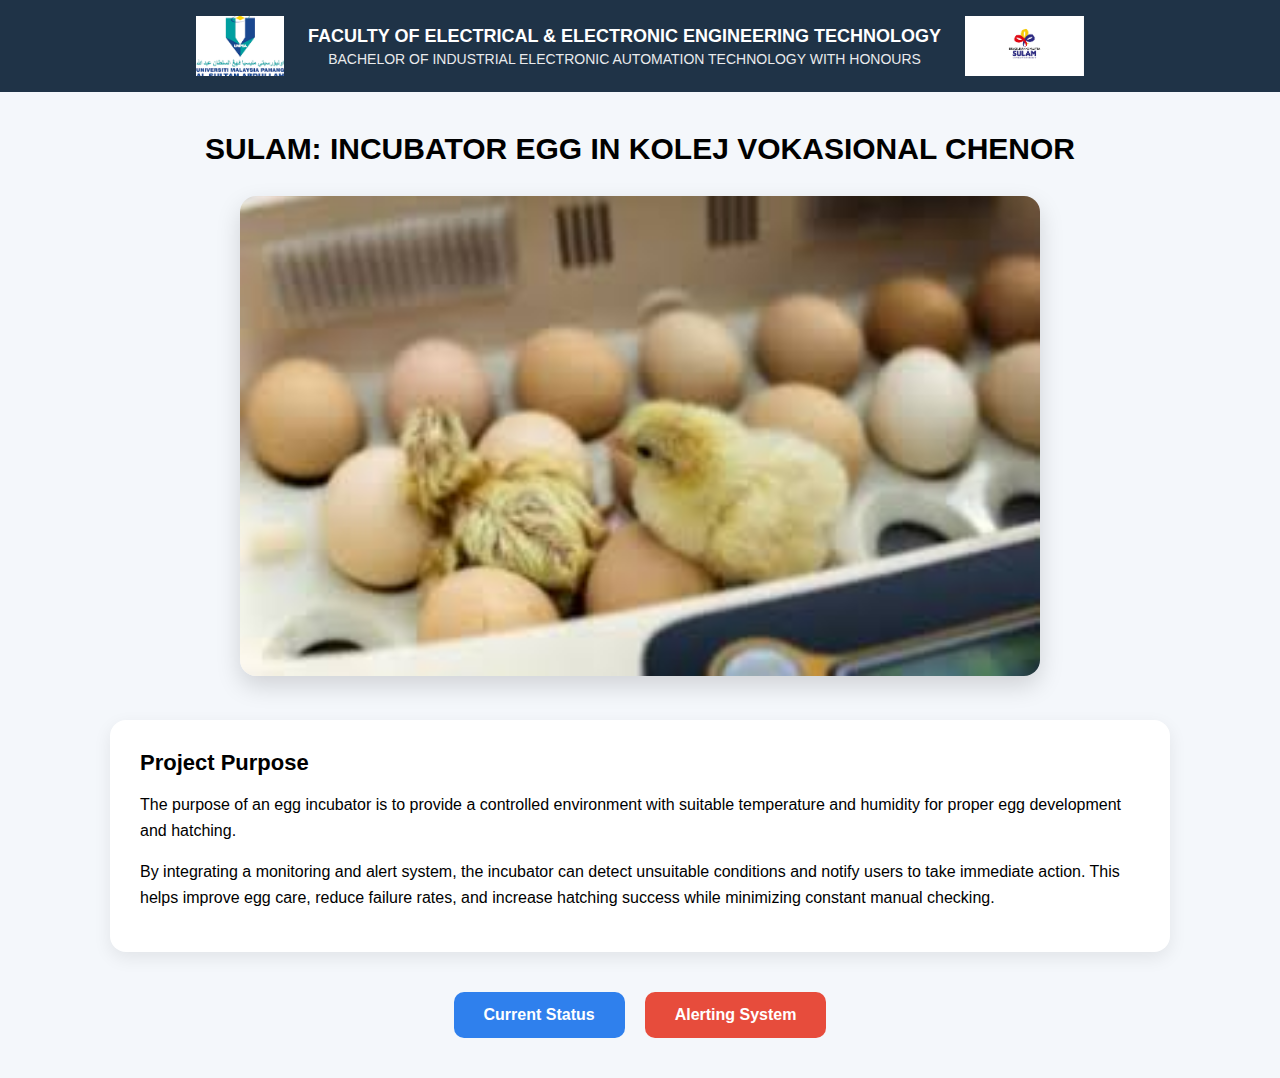
<file: index.html>
<!DOCTYPE html>
<html lang="en">
<head>
  <meta charset="UTF-8" />
  <meta name="viewport" content="width=device-width, initial-scale=1.0" />
  <title>Monitoring Egg Incubator System</title>

  <style>
    /* ===== GLOBAL ===== */
    * {
      box-sizing: border-box;
      font-family: Arial, Helvetica, sans-serif;
    }

    body {
      margin: 0;
      background-color: #f4f7fb;
      color: #000;
    }

    /* ===== TOP FACULTY BAR ===== */
    .faculty-bar {
      background-color: #1f3347;
      color: #fff;
      padding: 16px 24px;
      display: flex;
      align-items: center;
      justify-content: center;
      gap: 24px;
      flex-wrap: wrap;
      text-align: center;
    }

    .faculty-bar img {
      height: 60px;
    }

    .faculty-text h2 {
      margin: 0;
      font-size: 18px;
      font-weight: 700;
    }

    .faculty-text p {
      margin: 4px 0 0;
      font-size: 14px;
      opacity: 0.9;
    }

    /* ===== MAIN CONTENT ===== */
    .main-content {
      max-width: 1100px;
      margin: 40px auto;
      padding: 0 20px;
      text-align: center;
    }

    .sulam-title {
      font-size: 30px;
      font-weight: 800;
      margin-bottom: 30px;
    }

    /* ===== IMAGE ===== */
    .project-image {
      width: 100%;
      max-width: 800px;
      border-radius: 16px;
      box-shadow: 0 10px 25px rgba(0,0,0,0.15);
      margin-bottom: 40px;
    }

    /* ===== PURPOSE BOX ===== */
    .purpose-box {
      background: #ffffff;
      padding: 30px;
      border-radius: 16px;
      text-align: left;
      box-shadow: 0 6px 18px rgba(0,0,0,0.08);
      margin-bottom: 40px;
    }

    .purpose-box h3 {
      margin-top: 0;
      margin-bottom: 12px;
      font-size: 22px;
    }

    .purpose-box p {
      line-height: 1.6;
      margin-bottom: 12px;
    }

    /* ===== BUTTON AREA ===== */
    .button-area {
      display: flex;
      justify-content: center;
      gap: 20px;
      margin-bottom: 40px;
      flex-wrap: wrap;
    }

    .btn {
      padding: 14px 30px;
      background-color: #2f80ed;
      color: white;
      text-decoration: none;
      font-size: 16px;
      font-weight: 600;
      border-radius: 10px;
      transition: background 0.3s ease, transform 0.2s ease;
    }

    .btn:hover {
      background-color: #1c63c7;
      transform: translateY(-2px);
    }

    .alert-btn {
      background-color: #e74c3c;
    }

    .alert-btn:hover {
      background-color: #c0392b;
    }

    /* ===== RESPONSIVE ===== */
    @media (max-width: 768px) {
      .faculty-bar {
        flex-direction: column;
      }

      .sulam-title {
        font-size: 24px;
      }
    }
  </style>
</head>

<body>

  <!-- TOP HEADER -->
  <div class="faculty-bar">
    <img src="umpsa.png" alt="UMPSA Logo">

    <div class="faculty-text">
      <h2>FACULTY OF ELECTRICAL & ELECTRONIC ENGINEERING TECHNOLOGY</h2>
      <p>BACHELOR OF INDUSTRIAL ELECTRONIC AUTOMATION TECHNOLOGY WITH HONOURS</p>
    </div>

    <img src="sulam.png" alt="SULAM Logo">
  </div>

  <!-- MAIN CONTENT -->
  <div class="main-content">

    <div class="sulam-title">
      SULAM: INCUBATOR EGG IN KOLEJ VOKASIONAL CHENOR
    </div>

    <img src="incubator.jpg" alt="Egg Incubator" class="project-image">

    <div class="purpose-box">
      <h3>Project Purpose</h3>
      <p>
        The purpose of an egg incubator is to provide a controlled environment with
        suitable temperature and humidity for proper egg development and hatching.
      </p>
      <p>
        By integrating a monitoring and alert system, the incubator can detect
        unsuitable conditions and notify users to take immediate action. This helps
        improve egg care, reduce failure rates, and increase hatching success while
        minimizing constant manual checking.
      </p>
    </div>

    <!-- BUTTONS -->
    <div class="button-area">
      <a href="dashboard.html" class="btn">Current Status</a>
      <a href="alert.html" class="btn alert-btn">Alerting System</a>
    </div>

  </div>

</body>
</html>
</file>
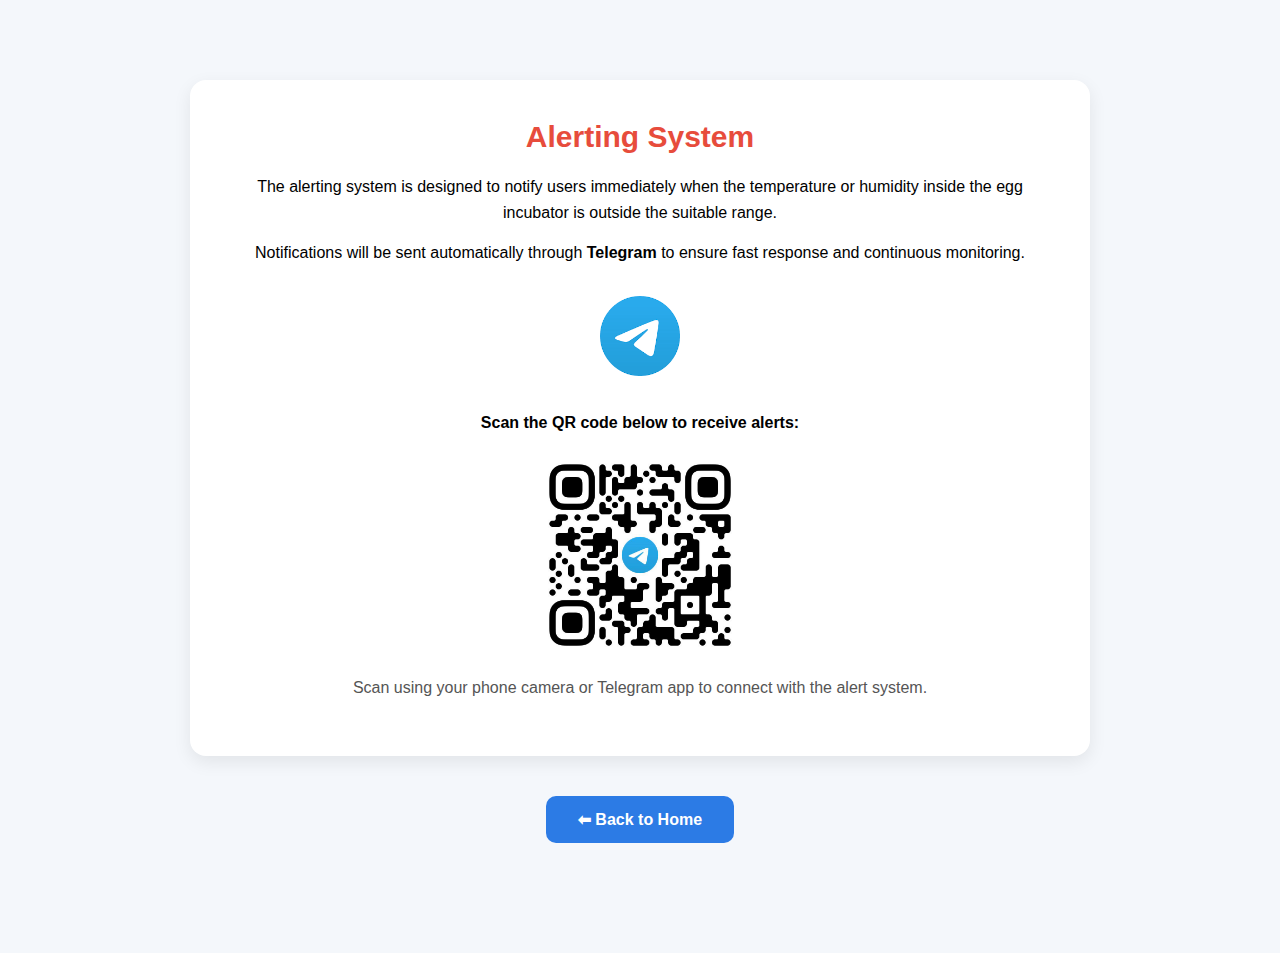
<file: alert.html>
<!DOCTYPE html>
<html lang="en">
<head>
  <meta charset="UTF-8">
  <title>Alerting System</title>
  <meta name="viewport" content="width=device-width, initial-scale=1.0">

  <link rel="stylesheet" href="style.css">

  <style>
    body {
      background: #f4f7fb;
      margin: 0;
      font-family: Arial, Helvetica, sans-serif;
    }

    .alert-container {
      max-width: 900px;
      margin: 60px auto;
      padding: 20px;
      text-align: center;
    }

    .alert-box {
      background: #ffffff;
      padding: 40px;
      border-radius: 16px;
      box-shadow: 0 6px 18px rgba(0,0,0,0.08);
    }

    .alert-box h1 {
      margin-top: 0;
      color: #e74c3c;
      font-size: 30px;
    }

    .alert-box p {
      font-size: 16px;
      line-height: 1.6;
      margin: 15px 0;
    }

    .telegram-section {
      margin-top: 30px;
    }

    .telegram-logo {
      width: 80px;
      margin-bottom: 15px;
    }

    .qr-code {
      width: 200px;
      margin: 20px auto;
      display: block;
    }

    .note {
      font-size: 14px;
      color: #555;
    }

    .back-button-area {
      margin-top: 40px;
    }

    .back-btn {
      display: inline-block;
      padding: 14px 32px;
      background-color: #2c7be5;
      color: white;
      text-decoration: none;
      font-size: 16px;
      font-weight: bold;
      border-radius: 10px;
      transition: background 0.3s ease, transform 0.2s ease;
    }

    .back-btn:hover {
      background-color: #1a5fd0;
      transform: translateY(-2px);
    }
  </style>
</head>

<body>

  <div class="alert-container">
    <div class="alert-box">

      <h1>Alerting System</h1>

      <p>
        The alerting system is designed to notify users immediately when the
        temperature or humidity inside the egg incubator is outside the suitable range.
      </p>

      <p>
        Notifications will be sent automatically through <strong>Telegram</strong>
        to ensure fast response and continuous monitoring.
      </p>

      <div class="telegram-section">
        <img src="telegram-logo.png" alt="Telegram Logo" class="telegram-logo">

        <p><strong>Scan the QR code below to receive alerts:</strong></p>

        <img src="telegram-qr.png" alt="Telegram QR Code" class="qr-code">

        <p class="note">
          Scan using your phone camera or Telegram app to connect with the alert system.
        </p>
      </div>

    </div>

    <div class="back-button-area">
      <a href="index.html" class="back-btn">⬅ Back to Home</a>
    </div>
  </div>

</body>
</html>
</file>
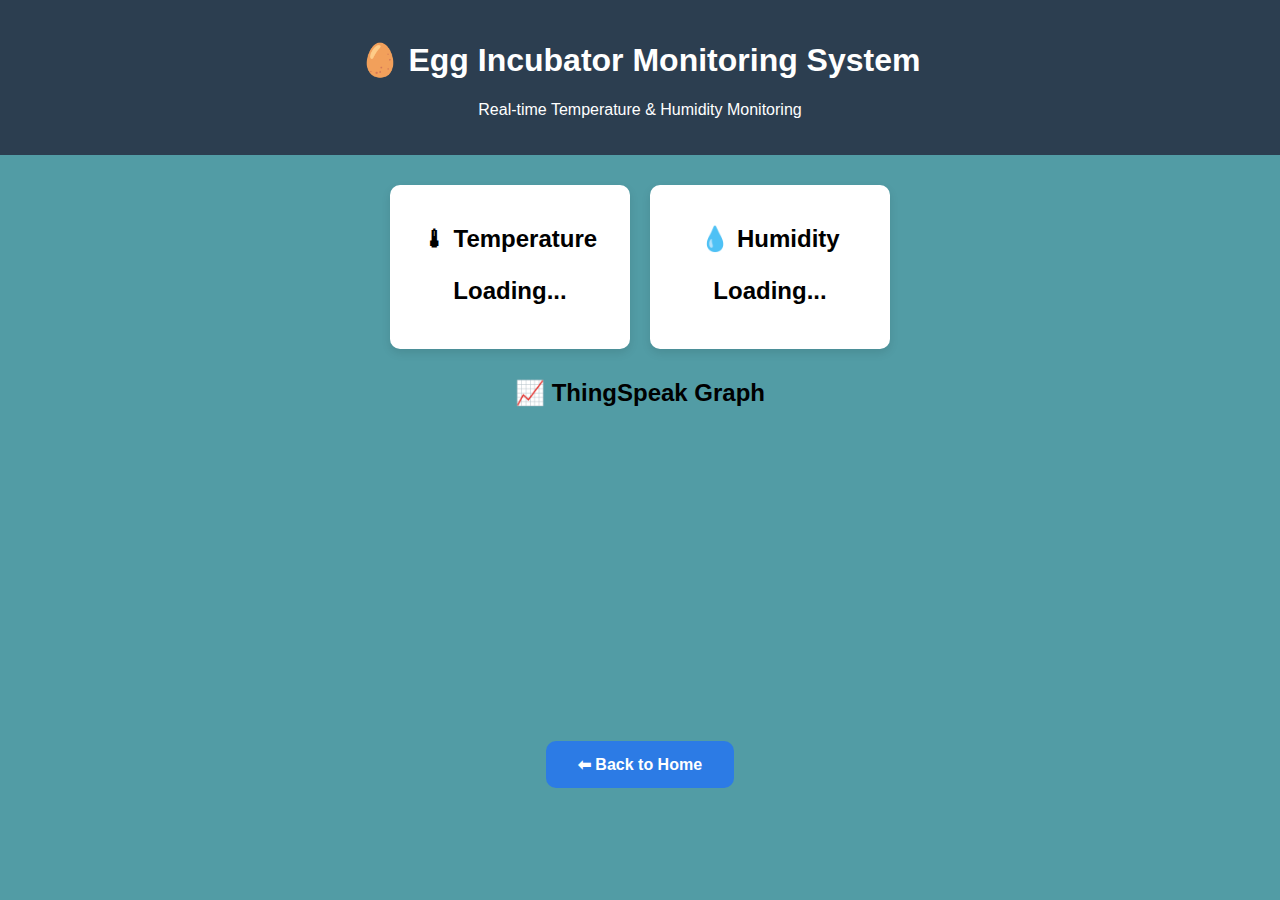
<file: dashboard.html>
<!DOCTYPE html>
<html lang="en">
<head>
  <meta charset="UTF-8">
  <title>Egg Incubator Monitoring</title>
  <link rel="stylesheet" href="style.css">
</head>
<body>

  
  <header>
    <h1>🥚 Egg Incubator Monitoring System</h1>
    <p>Real-time Temperature & Humidity Monitoring</p>
  </header>

  <section class="cards">
    <div class="card">
      <h2>🌡 Temperature</h2>
      <p id="temp">Loading...</p>
    </div>

    <div class="card">
      <h2>💧 Humidity</h2>
      <p id="hum">Loading...</p>
    </div>
  </section>

  <section class="graph">
    <h2>📈 ThingSpeak Graph</h2>

    <!-- Temperature Graph -->
    <iframe
      src="https://thingspeak.com/channels/3200960/charts/1?bgcolor=%23ffffff&color=%23d62020&dynamic=true"
      width="450"
      height="260"
      frameborder="0">
    </iframe>

    <!-- Humidity Graph -->
    <iframe
      src="https://thingspeak.com/channels/3200960/charts/2?bgcolor=%23ffffff&color=%2300aaff&dynamic=true"
      width="450"
      height="260"
      frameborder="0">
    </iframe>
  </section>
  
  <div class="back-button-area">
  <a href="index.html" class="back-btn">⬅ Back to Home</a>
</div>

  <script src="script.js"></script>
</body>
</html>
</file>
<file: style.css>
/* ===== GLOBAL ===== */
body {
  font-family: Arial, sans-serif;
  background: #41929ce8;
  margin: 0;
}


/* ===== DASHBOARD ===== */
header {
  background: #2c3e50;
  color: white;
  padding: 20px;
  text-align: center;
}

.cards {
  display: flex;
  justify-content: center;
  gap: 20px;
  margin: 30px;
}

.card {
  background: white;
  padding: 20px;
  width: 200px;
  border-radius: 10px;
  box-shadow: 0 4px 10px rgba(0,0,0,0.1);
  text-align: center;
}

.card p {
  font-size: 24px;
  font-weight: bold;
}

/* ✅ FIXED GRAPH CENTERING */
.graph {
  margin: 30px;
  text-align: center;
}

.graph iframe {
  margin: 10px;
}

/* ===== FRONT PAGE ===== */
.front-page {
  background: #f4f7fb;
}

/* ===== TOP HEADER ===== */
.top-header {
  display: flex;
  align-items: center;
  justify-content: space-between;
  background: #1f3447;
  color: white;
  padding: 15px 40px;
}

.logo {
  width: 80px;
}

.header-text {
  text-align: center;
  flex: 1;
}

.header-text h2 {
  margin: 0;
  font-size: 18px;
}

.header-text p {
  margin: 5px 0 0;
  font-size: 14px;
}

/* ===== MAIN CONTENT ===== */
.main-content {
  max-width: 1000px;
  margin: 40px auto;
  padding: 0 20px;
  text-align: center;
}

.main-content h1 {
  font-size: 28px;
  margin-bottom: 25px;
}

/* ===== IMAGE ===== */
.project-image {
  display: block;
  width: 100%;
  max-width: 900px;
  margin: 0 auto 30px;
  border-radius: 15px;
  box-shadow: 0 6px 15px rgba(0,0,0,0.15);
}

/* ===== PURPOSE SECTION ===== */
.purpose-box {
  background: transparent;
  text-align: left;
  margin: 20px auto;
  max-width: 900px;
}

.purpose-box h3 {
  margin-bottom: 10px;
}

.purpose-box p {
  line-height: 1.6;
  margin-bottom: 10px;
}

/* ===== BUTTON AREA ===== */
.button-area {
  text-align: right;
  margin-top: 20px;
}

.btn {
  display: inline-block;
  padding: 14px 28px;
  background: #2c7be5;
  color: white;
  text-decoration: none;
  font-size: 16px;
  border-radius: 8px;
}

.btn:hover {
  background: #1a5fd0;
}

/* ===== BACK BUTTON ===== */
.back-button-area {
  text-align: center;
  margin: 30px 0;
}

.back-btn {
  display: inline-block;
  padding: 14px 32px;
  background-color: #2c7be5;   /* Blue fill */
  color: white;
  text-decoration: none;
  font-size: 16px;
  font-weight: bold;
  border-radius: 10px;
  transition: background 0.3s ease, transform 0.2s ease;
}

.back-btn:hover {
  background-color: #1a5fd0;
  transform: translateY(-2px);
}
</file>
